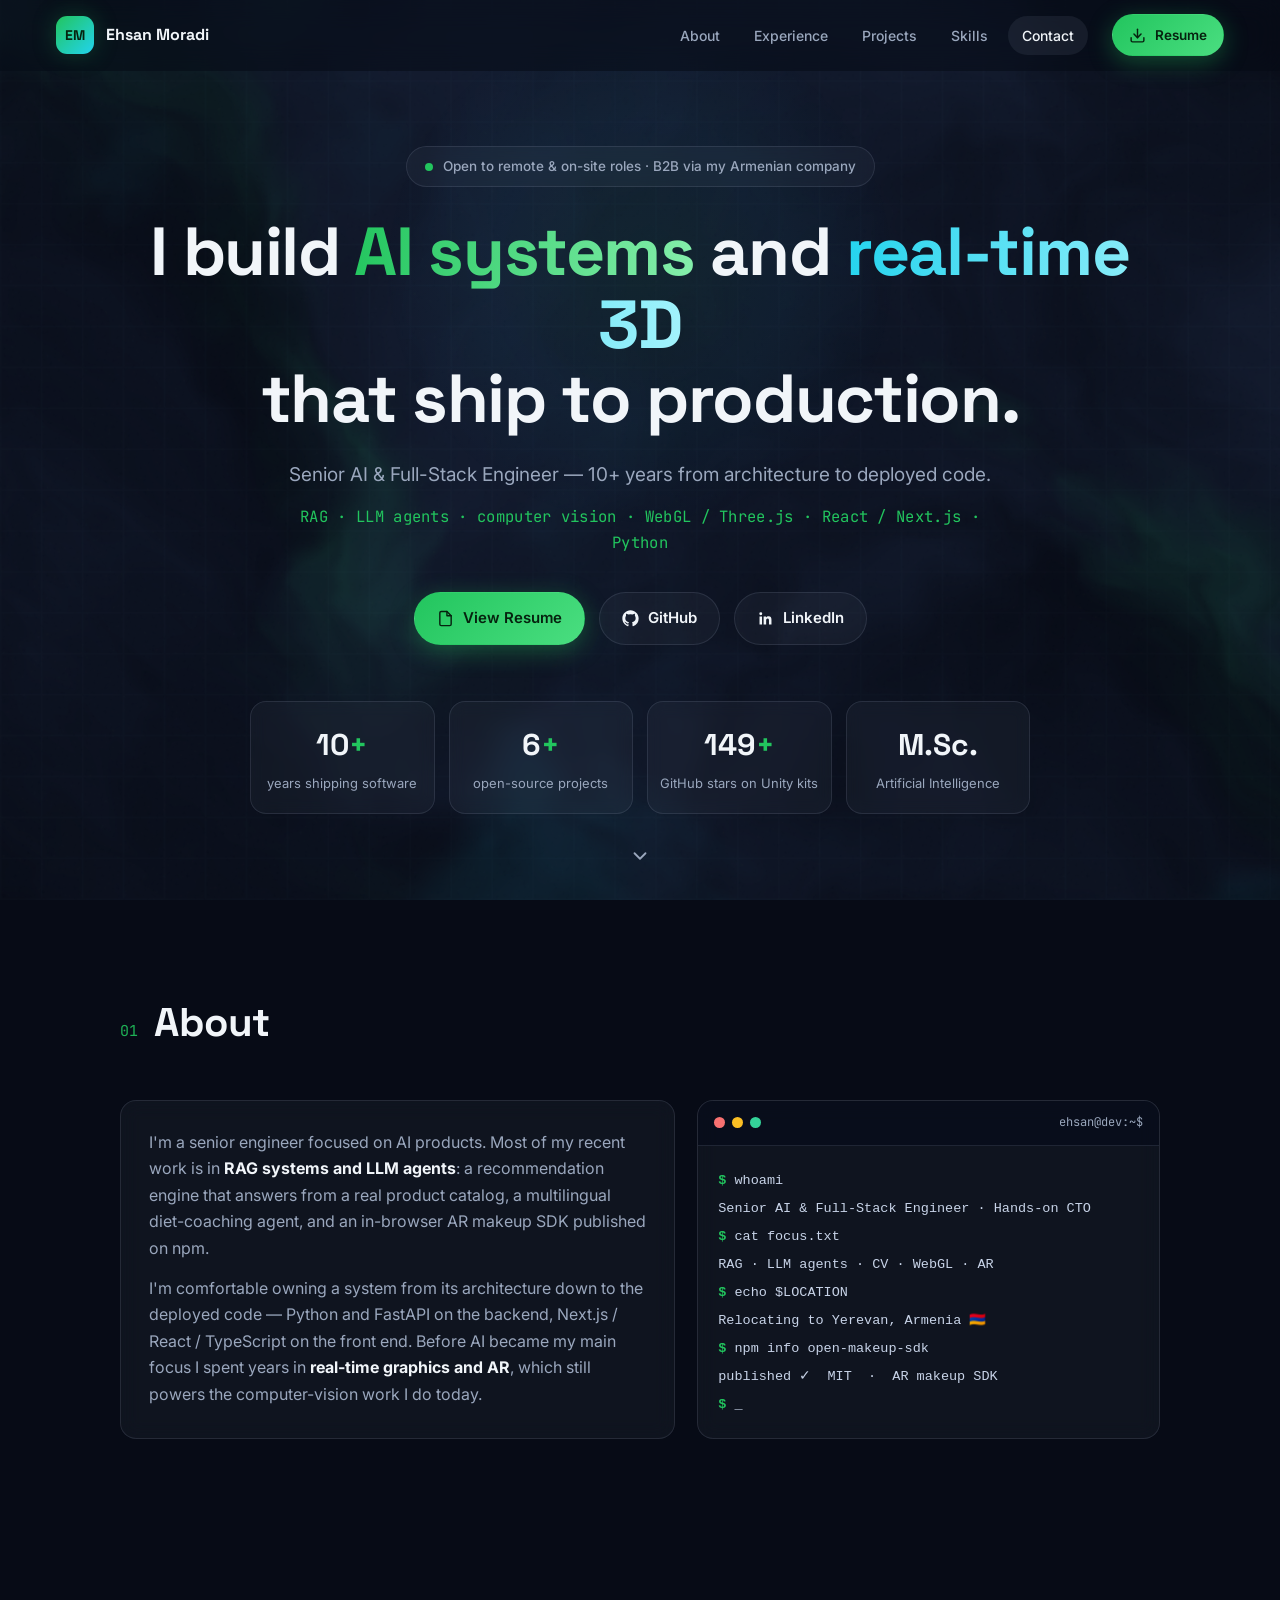
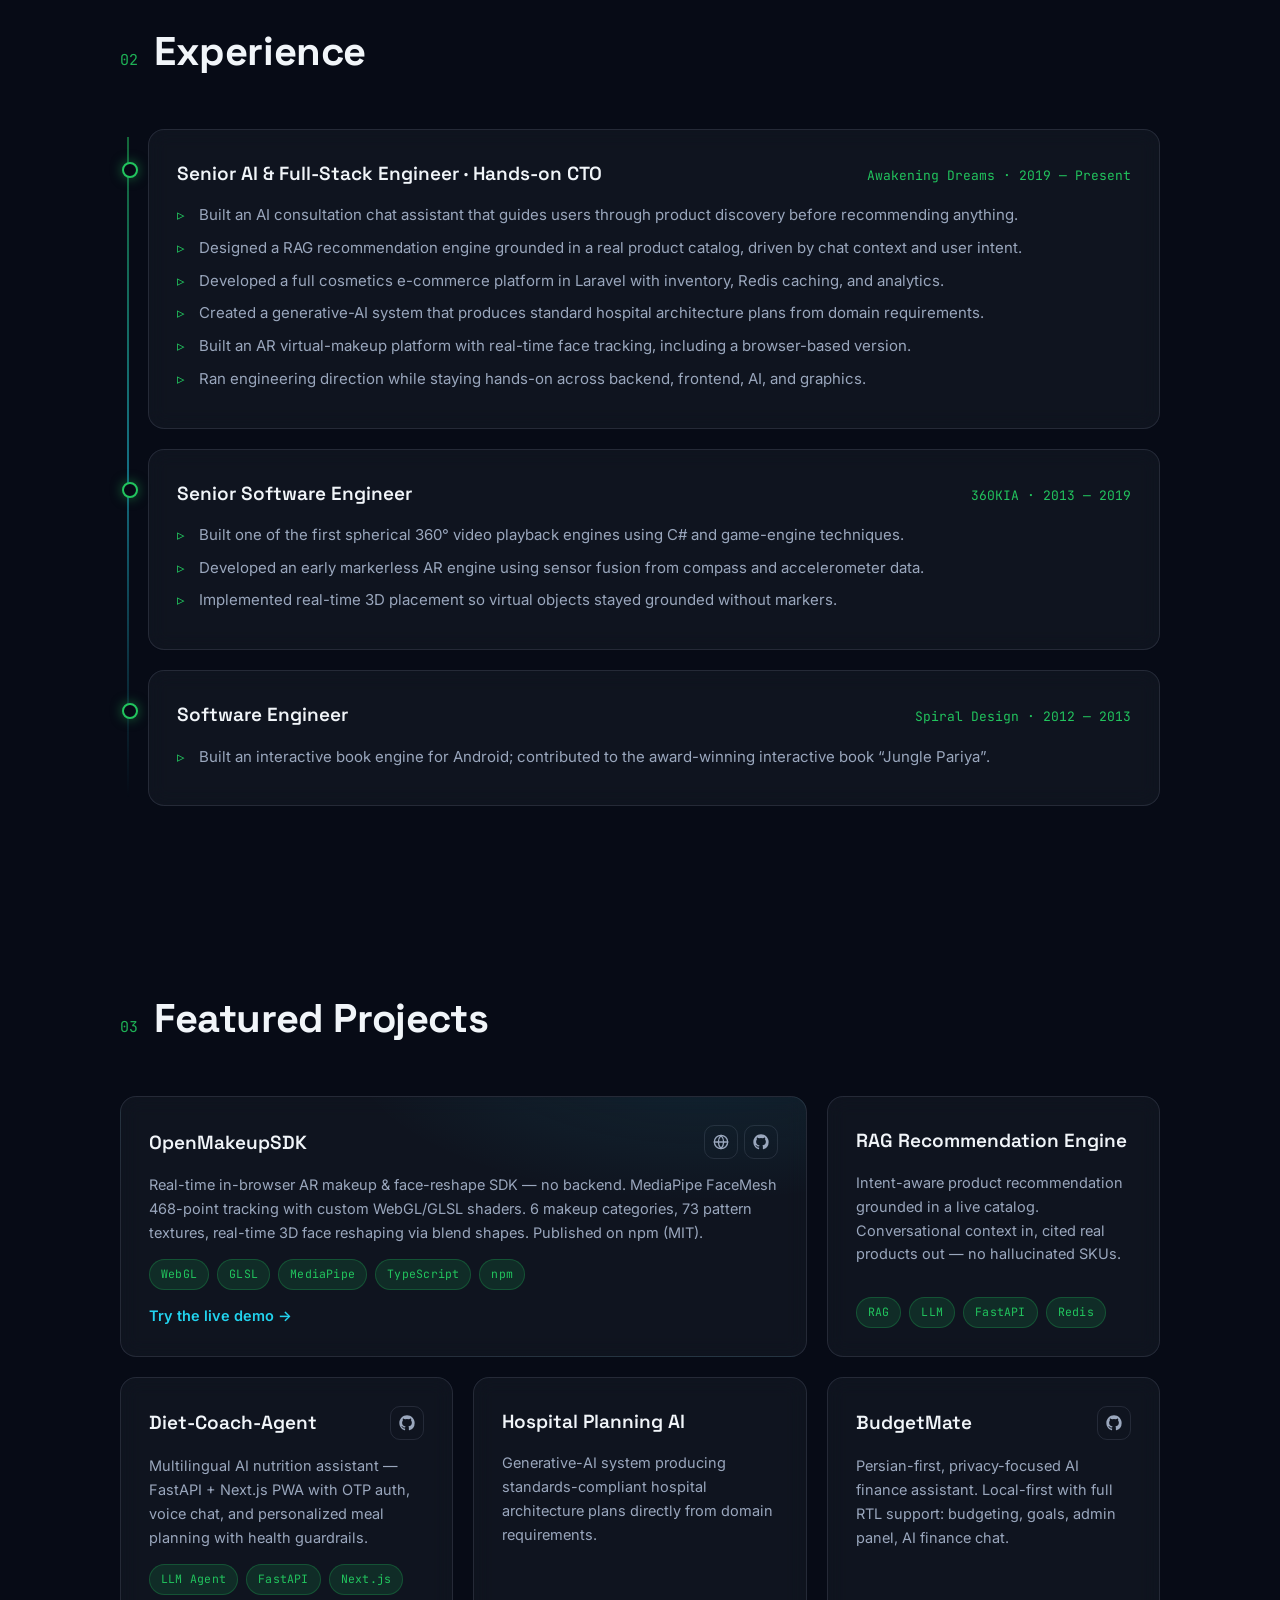
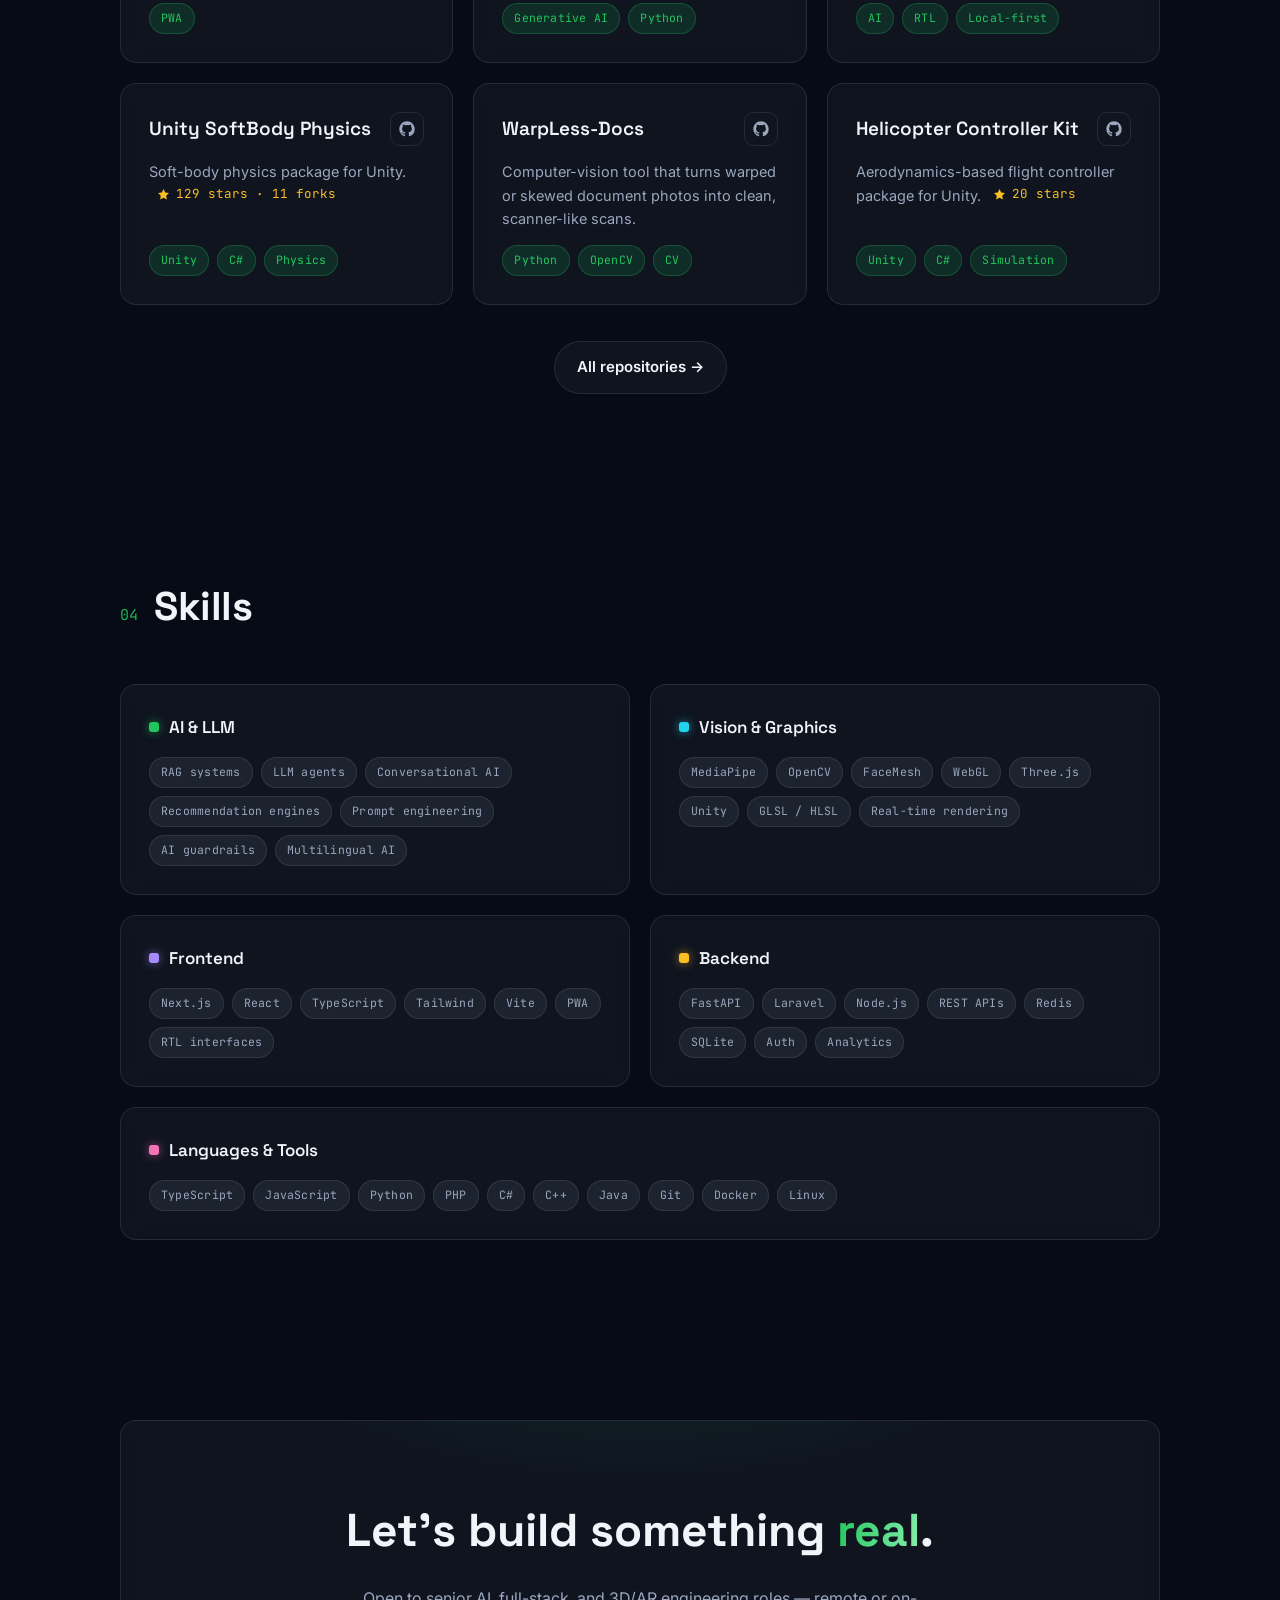
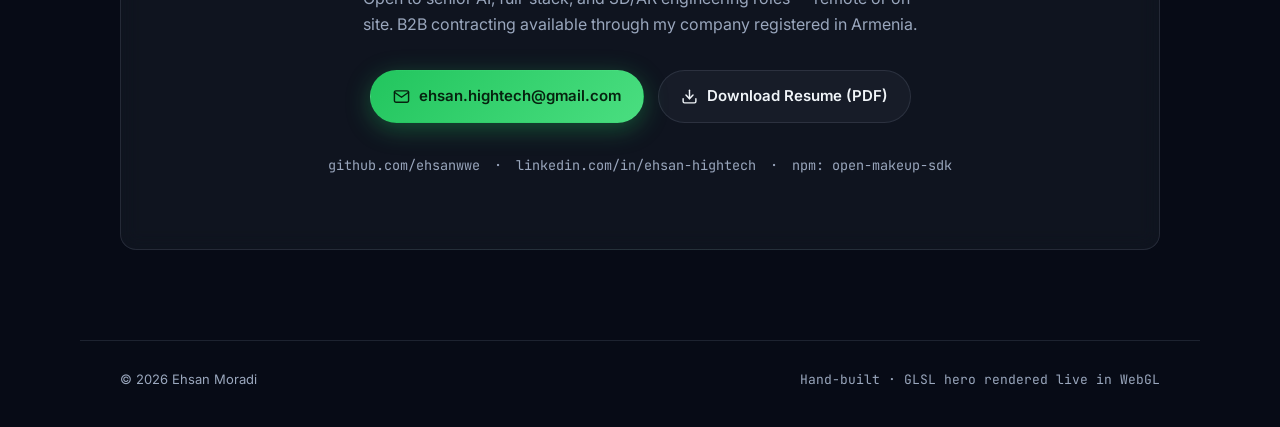
<file: index.html>
<!DOCTYPE html>
<html lang="en">
<head>
  <meta charset="UTF-8" />
  <meta name="viewport" content="width=device-width, initial-scale=1.0" />
  <meta name="description" content="Ehsan Moradi — Senior AI & Full-Stack Engineer. RAG systems, LLM agents, computer vision, and real-time 3D/AR (WebGL, Three.js, Unity)." />
  <meta name="theme-color" content="#070b16" />
  <meta property="og:title" content="Ehsan Moradi — Senior AI & Full-Stack Engineer" />
  <meta property="og:description" content="RAG systems, LLM agents, computer vision, and real-time 3D/AR. 10+ years shipping production software." />
  <meta property="og:type" content="website" />
  <meta property="og:url" content="https://ehsanwwe.github.io/" />
  <meta name="google-site-verification" content="PrLc9TsEm7Eomb3_ObNwf32BfNooqz1w4j-gSk7ICLw" />
  <title>Ehsan Moradi | Senior AI & Full-Stack Engineer</title>
  <link rel="preconnect" href="https://fonts.googleapis.com" />
  <link rel="preconnect" href="https://fonts.gstatic.com" crossorigin />
  <link href="https://fonts.googleapis.com/css2?family=Space+Grotesk:wght@400;500;600;700&family=Inter:wght@300;400;500;600;700&family=JetBrains+Mono:wght@400;500&display=swap" rel="stylesheet" />
  <link rel="stylesheet" href="style.css" />
  <script type="application/ld+json">
  {
    "@context": "https://schema.org",
    "@type": "Person",
    "name": "Ehsan Moradi",
    "jobTitle": "Senior AI & Full-Stack Engineer",
    "email": "mailto:ehsan.hightech@gmail.com",
    "url": "https://ehsanwwe.github.io",
    "sameAs": [
      "https://github.com/ehsanwwe",
      "https://www.linkedin.com/in/ehsan-hightech/"
    ],
    "knowsAbout": ["RAG systems", "LLM agents", "Computer Vision", "WebGL", "Three.js", "React", "Next.js", "Python", "Unity"]
  }
  </script>
</head>
<body>
  <canvas id="gl" aria-hidden="true"></canvas>
  <div class="noise" aria-hidden="true"></div>
  <div class="cursor-glow" aria-hidden="true"></div>

  <a class="skip-link" href="#main">Skip to main content</a>

  <header class="topbar" id="topbar">
    <a class="brand" href="#home" aria-label="Home">
      <span class="brand-mark">EM</span>
      <span class="brand-name">Ehsan Moradi</span>
    </a>
    <nav class="nav" aria-label="Primary">
      <a href="#about">About</a>
      <a href="#experience">Experience</a>
      <a href="#projects">Projects</a>
      <a href="#skills">Skills</a>
      <a href="#contact">Contact</a>
    </nav>
    <a class="button small primary nav-cta" href="Ehsan_Moradi_Resume.pdf" target="_blank" rel="noreferrer">
      <svg class="icon" viewBox="0 0 24 24" fill="none" stroke="currentColor" stroke-width="2" stroke-linecap="round" stroke-linejoin="round" aria-hidden="true"><path d="M21 15v4a2 2 0 0 1-2 2H5a2 2 0 0 1-2-2v-4"/><polyline points="7 10 12 15 17 10"/><line x1="12" y1="15" x2="12" y2="3"/></svg>
      Resume
    </a>
    <button class="nav-toggle" id="navToggle" aria-label="Toggle menu" aria-expanded="false">
      <span></span><span></span>
    </button>
  </header>

  <main id="main">
    <!-- ============ HERO ============ -->
    <section class="hero" id="home">
      <div class="hero-inner">
        <div class="hero-badge reveal">
          <span class="pulse-dot" aria-hidden="true"></span>
          Open to remote &amp; on-site roles · B2B via my Armenian company
        </div>

        <h1 class="hero-title reveal">
          I build <span class="grad">AI systems</span> and
          <span class="grad-alt">real-time 3D</span><br class="br-desktop" />
          that ship to production.
        </h1>

        <p class="hero-sub reveal">
          Senior AI &amp; Full-Stack Engineer — 10+ years from architecture to deployed code.
          <span class="mono-line">RAG · LLM agents · computer vision · WebGL / Three.js · React / Next.js · Python</span>
        </p>

        <div class="hero-actions reveal">
          <a class="button primary" href="Ehsan_Moradi_Resume.pdf" target="_blank" rel="noreferrer">
            <svg class="icon" viewBox="0 0 24 24" fill="none" stroke="currentColor" stroke-width="2" stroke-linecap="round" stroke-linejoin="round" aria-hidden="true"><path d="M14 2H6a2 2 0 0 0-2 2v16a2 2 0 0 0 2 2h12a2 2 0 0 0 2-2V8z"/><polyline points="14 2 14 8 20 8"/></svg>
            View Resume
          </a>
          <a class="button ghost" href="https://github.com/ehsanwwe" target="_blank" rel="noreferrer">
            <svg class="icon" viewBox="0 0 24 24" fill="currentColor" aria-hidden="true"><path d="M12 .5C5.65.5.5 5.65.5 12c0 5.08 3.29 9.39 7.86 10.91.58.11.79-.25.79-.55v-2.17c-3.2.7-3.87-1.36-3.87-1.36-.52-1.33-1.28-1.68-1.28-1.68-1.04-.71.08-.7.08-.7 1.15.08 1.76 1.18 1.76 1.18 1.03 1.76 2.69 1.25 3.35.96.1-.75.4-1.25.72-1.54-2.55-.29-5.24-1.28-5.24-5.68 0-1.26.45-2.28 1.18-3.09-.12-.29-.51-1.46.11-3.05 0 0 .96-.31 3.15 1.18a10.9 10.9 0 0 1 5.74 0c2.18-1.49 3.14-1.18 3.14-1.18.63 1.59.24 2.76.12 3.05.74.81 1.18 1.83 1.18 3.09 0 4.42-2.69 5.39-5.26 5.67.41.36.78 1.06.78 2.14v3.17c0 .31.21.67.8.55A11.51 11.51 0 0 0 23.5 12C23.5 5.65 18.35.5 12 .5z"/></svg>
            GitHub
          </a>
          <a class="button ghost" href="https://www.linkedin.com/in/ehsan-hightech/" target="_blank" rel="noreferrer">
            <svg class="icon" viewBox="0 0 24 24" fill="currentColor" aria-hidden="true"><path d="M20.45 20.45h-3.55v-5.57c0-1.33-.03-3.04-1.85-3.04-1.86 0-2.14 1.45-2.14 2.94v5.67H9.35V9h3.41v1.56h.05c.47-.9 1.63-1.85 3.36-1.85 3.6 0 4.27 2.37 4.27 5.46v6.28zM5.34 7.43a2.06 2.06 0 1 1 0-4.12 2.06 2.06 0 0 1 0 4.12zM7.12 20.45H3.56V9h3.56v11.45z"/></svg>
            LinkedIn
          </a>
        </div>

        <dl class="hero-stats reveal">
          <div class="stat"><dt data-count="10">0</dt><dd>years shipping software</dd></div>
          <div class="stat"><dt data-count="6">0</dt><dd>open-source projects</dd></div>
          <div class="stat"><dt data-count="149">0</dt><dd>GitHub stars on Unity kits</dd></div>
          <div class="stat"><dt class="static">M.Sc.</dt><dd>Artificial Intelligence</dd></div>
        </dl>
      </div>

      <a class="scroll-hint" href="#about" aria-label="Scroll to About">
        <svg class="icon" viewBox="0 0 24 24" fill="none" stroke="currentColor" stroke-width="2" stroke-linecap="round" stroke-linejoin="round" aria-hidden="true"><polyline points="6 9 12 15 18 9"/></svg>
      </a>
    </section>

    <!-- ============ ABOUT ============ -->
    <section class="section" id="about">
      <div class="section-head reveal">
        <span class="section-num mono">01</span>
        <h2>About</h2>
      </div>
      <div class="about-grid">
        <div class="card glass reveal">
          <p>
            I'm a senior engineer focused on AI products. Most of my recent work is in
            <strong>RAG systems and LLM agents</strong>: a recommendation engine that answers from a real
            product catalog, a multilingual diet-coaching agent, and an in-browser AR makeup SDK published on npm.
          </p>
          <p>
            I'm comfortable owning a system from its architecture down to the deployed code — Python and
            FastAPI on the backend, Next.js / React / TypeScript on the front end. Before AI became my main
            focus I spent years in <strong>real-time graphics and AR</strong>, which still powers the
            computer-vision work I do today.
          </p>
        </div>
        <div class="card glass terminal reveal" aria-label="Quick facts">
          <div class="terminal-bar"><span></span><span></span><span></span><em class="mono">ehsan@dev:~$</em></div>
          <pre class="mono"><code><span class="t-cmd">$</span> whoami
Senior AI &amp; Full-Stack Engineer · Hands-on CTO
<span class="t-cmd">$</span> cat focus.txt
RAG · LLM agents · CV · WebGL · AR
<span class="t-cmd">$</span> echo $LOCATION
Relocating to Yerevan, Armenia 🇦🇲
<span class="t-cmd">$</span> npm info open-makeup-sdk
published ✓  MIT  ·  AR makeup SDK
<span class="t-cmd">$</span> _</code></pre>
        </div>
      </div>
    </section>

    <!-- ============ EXPERIENCE ============ -->
    <section class="section" id="experience">
      <div class="section-head reveal">
        <span class="section-num mono">02</span>
        <h2>Experience</h2>
      </div>

      <div class="timeline">
        <article class="timeline-item card glass reveal">
          <div class="timeline-meta">
            <h3>Senior AI &amp; Full-Stack Engineer · Hands-on CTO</h3>
            <span class="mono badge-line">Awakening Dreams · 2019 — Present</span>
          </div>
          <ul>
            <li>Built an AI consultation chat assistant that guides users through product discovery before recommending anything.</li>
            <li>Designed a RAG recommendation engine grounded in a real product catalog, driven by chat context and user intent.</li>
            <li>Developed a full cosmetics e-commerce platform in Laravel with inventory, Redis caching, and analytics.</li>
            <li>Created a generative-AI system that produces standard hospital architecture plans from domain requirements.</li>
            <li>Built an AR virtual-makeup platform with real-time face tracking, including a browser-based version.</li>
            <li>Ran engineering direction while staying hands-on across backend, frontend, AI, and graphics.</li>
          </ul>
        </article>

        <article class="timeline-item card glass reveal">
          <div class="timeline-meta">
            <h3>Senior Software Engineer</h3>
            <span class="mono badge-line">360KIA · 2013 — 2019</span>
          </div>
          <ul>
            <li>Built one of the first spherical 360° video playback engines using C# and game-engine techniques.</li>
            <li>Developed an early markerless AR engine using sensor fusion from compass and accelerometer data.</li>
            <li>Implemented real-time 3D placement so virtual objects stayed grounded without markers.</li>
          </ul>
        </article>

        <article class="timeline-item card glass reveal">
          <div class="timeline-meta">
            <h3>Software Engineer</h3>
            <span class="mono badge-line">Spiral Design · 2012 — 2013</span>
          </div>
          <ul>
            <li>Built an interactive book engine for Android; contributed to the award-winning interactive book “Jungle Pariya”.</li>
          </ul>
        </article>
      </div>
    </section>

    <!-- ============ PROJECTS ============ -->
    <section class="section" id="projects">
      <div class="section-head reveal">
        <span class="section-num mono">03</span>
        <h2>Featured Projects</h2>
      </div>

      <div class="bento">
        <article class="card glass project featured reveal" data-tilt>
          <div class="project-top">
            <h3>OpenMakeupSDK</h3>
            <div class="project-links">
              <a href="https://ehsanwwe.github.io/open-makeup-sdk/" target="_blank" rel="noreferrer" aria-label="OpenMakeupSDK live demo">
                <svg class="icon" viewBox="0 0 24 24" fill="none" stroke="currentColor" stroke-width="2" stroke-linecap="round" stroke-linejoin="round" aria-hidden="true"><circle cx="12" cy="12" r="10"/><line x1="2" y1="12" x2="22" y2="12"/><path d="M12 2a15.3 15.3 0 0 1 4 10 15.3 15.3 0 0 1-4 10 15.3 15.3 0 0 1-4-10 15.3 15.3 0 0 1 4-10z"/></svg>
              </a>
              <a href="https://github.com/ehsanwwe/OpenMakeupSDK" target="_blank" rel="noreferrer" aria-label="OpenMakeupSDK on GitHub">
                <svg class="icon" viewBox="0 0 24 24" fill="currentColor" aria-hidden="true"><path d="M12 .5C5.65.5.5 5.65.5 12c0 5.08 3.29 9.39 7.86 10.91.58.11.79-.25.79-.55v-2.17c-3.2.7-3.87-1.36-3.87-1.36-.52-1.33-1.28-1.68-1.28-1.68-1.04-.71.08-.7.08-.7 1.15.08 1.76 1.18 1.76 1.18 1.03 1.76 2.69 1.25 3.35.96.1-.75.4-1.25.72-1.54-2.55-.29-5.24-1.28-5.24-5.68 0-1.26.45-2.28 1.18-3.09-.12-.29-.51-1.46.11-3.05 0 0 .96-.31 3.15 1.18a10.9 10.9 0 0 1 5.74 0c2.18-1.49 3.14-1.18 3.14-1.18.63 1.59.24 2.76.12 3.05.74.81 1.18 1.83 1.18 3.09 0 4.42-2.69 5.39-5.26 5.67.41.36.78 1.06.78 2.14v3.17c0 .31.21.67.8.55A11.51 11.51 0 0 0 23.5 12C23.5 5.65 18.35.5 12 .5z"/></svg>
              </a>
            </div>
          </div>
          <p>Real-time in-browser AR makeup &amp; face-reshape SDK — no backend. MediaPipe FaceMesh 468-point tracking with custom WebGL/GLSL shaders. 6 makeup categories, 73 pattern textures, real-time 3D face reshaping via blend shapes. Published on npm (MIT).</p>
          <div class="tags mono"><span>WebGL</span><span>GLSL</span><span>MediaPipe</span><span>TypeScript</span><span>npm</span></div>
          <a class="project-cta" href="https://ehsanwwe.github.io/open-makeup-sdk/" target="_blank" rel="noreferrer">Try the live demo →</a>
        </article>

        <article class="card glass project reveal" data-tilt>
          <div class="project-top">
            <h3>RAG Recommendation Engine</h3>
          </div>
          <p>Intent-aware product recommendation grounded in a live catalog. Conversational context in, cited real products out — no hallucinated SKUs.</p>
          <div class="tags mono"><span>RAG</span><span>LLM</span><span>FastAPI</span><span>Redis</span></div>
        </article>

        <article class="card glass project reveal" data-tilt>
          <div class="project-top">
            <h3>Diet-Coach-Agent</h3>
            <div class="project-links">
              <a href="https://github.com/ehsanwwe/Diet-Coach-Agent" target="_blank" rel="noreferrer" aria-label="Diet-Coach-Agent on GitHub">
                <svg class="icon" viewBox="0 0 24 24" fill="currentColor" aria-hidden="true"><path d="M12 .5C5.65.5.5 5.65.5 12c0 5.08 3.29 9.39 7.86 10.91.58.11.79-.25.79-.55v-2.17c-3.2.7-3.87-1.36-3.87-1.36-.52-1.33-1.28-1.68-1.28-1.68-1.04-.71.08-.7.08-.7 1.15.08 1.76 1.18 1.76 1.18 1.03 1.76 2.69 1.25 3.35.96.1-.75.4-1.25.72-1.54-2.55-.29-5.24-1.28-5.24-5.68 0-1.26.45-2.28 1.18-3.09-.12-.29-.51-1.46.11-3.05 0 0 .96-.31 3.15 1.18a10.9 10.9 0 0 1 5.74 0c2.18-1.49 3.14-1.18 3.14-1.18.63 1.59.24 2.76.12 3.05.74.81 1.18 1.83 1.18 3.09 0 4.42-2.69 5.39-5.26 5.67.41.36.78 1.06.78 2.14v3.17c0 .31.21.67.8.55A11.51 11.51 0 0 0 23.5 12C23.5 5.65 18.35.5 12 .5z"/></svg>
              </a>
            </div>
          </div>
          <p>Multilingual AI nutrition assistant — FastAPI + Next.js PWA with OTP auth, voice chat, and personalized meal planning with health guardrails.</p>
          <div class="tags mono"><span>LLM Agent</span><span>FastAPI</span><span>Next.js</span><span>PWA</span></div>
        </article>

        <article class="card glass project reveal" data-tilt>
          <div class="project-top">
            <h3>Hospital Planning AI</h3>
          </div>
          <p>Generative-AI system producing standards-compliant hospital architecture plans directly from domain requirements.</p>
          <div class="tags mono"><span>Generative AI</span><span>Python</span></div>
        </article>

        <article class="card glass project reveal" data-tilt>
          <div class="project-top">
            <h3>BudgetMate</h3>
            <div class="project-links">
              <a href="https://github.com/ehsanwwe/BudgetMate" target="_blank" rel="noreferrer" aria-label="BudgetMate on GitHub">
                <svg class="icon" viewBox="0 0 24 24" fill="currentColor" aria-hidden="true"><path d="M12 .5C5.65.5.5 5.65.5 12c0 5.08 3.29 9.39 7.86 10.91.58.11.79-.25.79-.55v-2.17c-3.2.7-3.87-1.36-3.87-1.36-.52-1.33-1.28-1.68-1.28-1.68-1.04-.71.08-.7.08-.7 1.15.08 1.76 1.18 1.76 1.18 1.03 1.76 2.69 1.25 3.35.96.1-.75.4-1.25.72-1.54-2.55-.29-5.24-1.28-5.24-5.68 0-1.26.45-2.28 1.18-3.09-.12-.29-.51-1.46.11-3.05 0 0 .96-.31 3.15 1.18a10.9 10.9 0 0 1 5.74 0c2.18-1.49 3.14-1.18 3.14-1.18.63 1.59.24 2.76.12 3.05.74.81 1.18 1.83 1.18 3.09 0 4.42-2.69 5.39-5.26 5.67.41.36.78 1.06.78 2.14v3.17c0 .31.21.67.8.55A11.51 11.51 0 0 0 23.5 12C23.5 5.65 18.35.5 12 .5z"/></svg>
              </a>
            </div>
          </div>
          <p>Persian-first, privacy-focused AI finance assistant. Local-first with full RTL support: budgeting, goals, admin panel, AI finance chat.</p>
          <div class="tags mono"><span>AI</span><span>RTL</span><span>Local-first</span></div>
        </article>

        <article class="card glass project reveal" data-tilt>
          <div class="project-top">
            <h3>Unity SoftBody Physics</h3>
            <div class="project-links">
              <a href="https://github.com/ehsanwwe/Unity-SoftBody-Physics" target="_blank" rel="noreferrer" aria-label="Unity SoftBody Physics on GitHub">
                <svg class="icon" viewBox="0 0 24 24" fill="currentColor" aria-hidden="true"><path d="M12 .5C5.65.5.5 5.65.5 12c0 5.08 3.29 9.39 7.86 10.91.58.11.79-.25.79-.55v-2.17c-3.2.7-3.87-1.36-3.87-1.36-.52-1.33-1.28-1.68-1.28-1.68-1.04-.71.08-.7.08-.7 1.15.08 1.76 1.18 1.76 1.18 1.03 1.76 2.69 1.25 3.35.96.1-.75.4-1.25.72-1.54-2.55-.29-5.24-1.28-5.24-5.68 0-1.26.45-2.28 1.18-3.09-.12-.29-.51-1.46.11-3.05 0 0 .96-.31 3.15 1.18a10.9 10.9 0 0 1 5.74 0c2.18-1.49 3.14-1.18 3.14-1.18.63 1.59.24 2.76.12 3.05.74.81 1.18 1.83 1.18 3.09 0 4.42-2.69 5.39-5.26 5.67.41.36.78 1.06.78 2.14v3.17c0 .31.21.67.8.55A11.51 11.51 0 0 0 23.5 12C23.5 5.65 18.35.5 12 .5z"/></svg>
              </a>
            </div>
          </div>
          <p>Soft-body physics package for Unity.
            <span class="stars mono">
              <svg class="icon star" viewBox="0 0 24 24" fill="currentColor" aria-hidden="true"><polygon points="12 2 15.09 8.26 22 9.27 17 14.14 18.18 21.02 12 17.77 5.82 21.02 7 14.14 2 9.27 8.91 8.26 12 2"/></svg>
              129 stars · 11 forks
            </span>
          </p>
          <div class="tags mono"><span>Unity</span><span>C#</span><span>Physics</span></div>
        </article>

        <article class="card glass project reveal" data-tilt>
          <div class="project-top">
            <h3>WarpLess-Docs</h3>
            <div class="project-links">
              <a href="https://github.com/ehsanwwe/WarpLess-Docs" target="_blank" rel="noreferrer" aria-label="WarpLess-Docs on GitHub">
                <svg class="icon" viewBox="0 0 24 24" fill="currentColor" aria-hidden="true"><path d="M12 .5C5.65.5.5 5.65.5 12c0 5.08 3.29 9.39 7.86 10.91.58.11.79-.25.79-.55v-2.17c-3.2.7-3.87-1.36-3.87-1.36-.52-1.33-1.28-1.68-1.28-1.68-1.04-.71.08-.7.08-.7 1.15.08 1.76 1.18 1.76 1.18 1.03 1.76 2.69 1.25 3.35.96.1-.75.4-1.25.72-1.54-2.55-.29-5.24-1.28-5.24-5.68 0-1.26.45-2.28 1.18-3.09-.12-.29-.51-1.46.11-3.05 0 0 .96-.31 3.15 1.18a10.9 10.9 0 0 1 5.74 0c2.18-1.49 3.14-1.18 3.14-1.18.63 1.59.24 2.76.12 3.05.74.81 1.18 1.83 1.18 3.09 0 4.42-2.69 5.39-5.26 5.67.41.36.78 1.06.78 2.14v3.17c0 .31.21.67.8.55A11.51 11.51 0 0 0 23.5 12C23.5 5.65 18.35.5 12 .5z"/></svg>
              </a>
            </div>
          </div>
          <p>Computer-vision tool that turns warped or skewed document photos into clean, scanner-like scans.</p>
          <div class="tags mono"><span>Python</span><span>OpenCV</span><span>CV</span></div>
        </article>

        <article class="card glass project reveal" data-tilt>
          <div class="project-top">
            <h3>Helicopter Controller Kit</h3>
            <div class="project-links">
              <a href="https://github.com/ehsanwwe/unity-helicopter-controller-kit" target="_blank" rel="noreferrer" aria-label="Helicopter Controller Kit on GitHub">
                <svg class="icon" viewBox="0 0 24 24" fill="currentColor" aria-hidden="true"><path d="M12 .5C5.65.5.5 5.65.5 12c0 5.08 3.29 9.39 7.86 10.91.58.11.79-.25.79-.55v-2.17c-3.2.7-3.87-1.36-3.87-1.36-.52-1.33-1.28-1.68-1.28-1.68-1.04-.71.08-.7.08-.7 1.15.08 1.76 1.18 1.76 1.18 1.03 1.76 2.69 1.25 3.35.96.1-.75.4-1.25.72-1.54-2.55-.29-5.24-1.28-5.24-5.68 0-1.26.45-2.28 1.18-3.09-.12-.29-.51-1.46.11-3.05 0 0 .96-.31 3.15 1.18a10.9 10.9 0 0 1 5.74 0c2.18-1.49 3.14-1.18 3.14-1.18.63 1.59.24 2.76.12 3.05.74.81 1.18 1.83 1.18 3.09 0 4.42-2.69 5.39-5.26 5.67.41.36.78 1.06.78 2.14v3.17c0 .31.21.67.8.55A11.51 11.51 0 0 0 23.5 12C23.5 5.65 18.35.5 12 .5z"/></svg>
              </a>
            </div>
          </div>
          <p>Aerodynamics-based flight controller package for Unity.
            <span class="stars mono">
              <svg class="icon star" viewBox="0 0 24 24" fill="currentColor" aria-hidden="true"><polygon points="12 2 15.09 8.26 22 9.27 17 14.14 18.18 21.02 12 17.77 5.82 21.02 7 14.14 2 9.27 8.91 8.26 12 2"/></svg>
              20 stars
            </span>
          </p>
          <div class="tags mono"><span>Unity</span><span>C#</span><span>Simulation</span></div>
        </article>
      </div>

      <div class="section-foot reveal">
        <a class="button ghost" href="https://github.com/ehsanwwe?tab=repositories" target="_blank" rel="noreferrer">All repositories →</a>
      </div>
    </section>

    <!-- ============ SKILLS ============ -->
    <section class="section" id="skills">
      <div class="section-head reveal">
        <span class="section-num mono">04</span>
        <h2>Skills</h2>
      </div>

      <div class="skills-grid">
        <div class="card glass skill-group reveal">
          <h3><span class="dot ai" aria-hidden="true"></span>AI &amp; LLM</h3>
          <div class="tags mono"><span>RAG systems</span><span>LLM agents</span><span>Conversational AI</span><span>Recommendation engines</span><span>Prompt engineering</span><span>AI guardrails</span><span>Multilingual AI</span></div>
        </div>
        <div class="card glass skill-group reveal">
          <h3><span class="dot gfx" aria-hidden="true"></span>Vision &amp; Graphics</h3>
          <div class="tags mono"><span>MediaPipe</span><span>OpenCV</span><span>FaceMesh</span><span>WebGL</span><span>Three.js</span><span>Unity</span><span>GLSL / HLSL</span><span>Real-time rendering</span></div>
        </div>
        <div class="card glass skill-group reveal">
          <h3><span class="dot fe" aria-hidden="true"></span>Frontend</h3>
          <div class="tags mono"><span>Next.js</span><span>React</span><span>TypeScript</span><span>Tailwind</span><span>Vite</span><span>PWA</span><span>RTL interfaces</span></div>
        </div>
        <div class="card glass skill-group reveal">
          <h3><span class="dot be" aria-hidden="true"></span>Backend</h3>
          <div class="tags mono"><span>FastAPI</span><span>Laravel</span><span>Node.js</span><span>REST APIs</span><span>Redis</span><span>SQLite</span><span>Auth</span><span>Analytics</span></div>
        </div>
        <div class="card glass skill-group wide reveal">
          <h3><span class="dot lang" aria-hidden="true"></span>Languages &amp; Tools</h3>
          <div class="tags mono"><span>TypeScript</span><span>JavaScript</span><span>Python</span><span>PHP</span><span>C#</span><span>C++</span><span>Java</span><span>Git</span><span>Docker</span><span>Linux</span></div>
        </div>
      </div>
    </section>

    <!-- ============ CONTACT ============ -->
    <section class="section" id="contact">
      <div class="contact-card card glass reveal">
        <h2 class="contact-title">Let's build something <span class="grad">real</span>.</h2>
        <p class="contact-sub">
          Open to senior AI, full-stack, and 3D/AR engineering roles — remote or on-site.
          B2B contracting available through my company registered in Armenia.
        </p>
        <div class="hero-actions">
          <a class="button primary" href="mailto:ehsan.hightech@gmail.com">
            <svg class="icon" viewBox="0 0 24 24" fill="none" stroke="currentColor" stroke-width="2" stroke-linecap="round" stroke-linejoin="round" aria-hidden="true"><path d="M4 4h16c1.1 0 2 .9 2 2v12c0 1.1-.9 2-2 2H4c-1.1 0-2-.9-2-2V6c0-1.1.9-2 2-2z"/><polyline points="22,6 12,13 2,6"/></svg>
            ehsan.hightech@gmail.com
          </a>
          <a class="button ghost" href="Ehsan_Moradi_Resume.pdf" target="_blank" rel="noreferrer">
            <svg class="icon" viewBox="0 0 24 24" fill="none" stroke="currentColor" stroke-width="2" stroke-linecap="round" stroke-linejoin="round" aria-hidden="true"><path d="M21 15v4a2 2 0 0 1-2 2H5a2 2 0 0 1-2-2v-4"/><polyline points="7 10 12 15 17 10"/><line x1="12" y1="15" x2="12" y2="3"/></svg>
            Download Resume (PDF)
          </a>
        </div>
        <div class="contact-links mono">
          <a href="https://github.com/ehsanwwe" target="_blank" rel="noreferrer">github.com/ehsanwwe</a>
          <span aria-hidden="true">·</span>
          <a href="https://www.linkedin.com/in/ehsan-hightech/" target="_blank" rel="noreferrer">linkedin.com/in/ehsan-hightech</a>
          <span aria-hidden="true">·</span>
          <a href="https://www.npmjs.com/package/open-makeup-sdk" target="_blank" rel="noreferrer">npm: open-makeup-sdk</a>
        </div>
      </div>
    </section>
  </main>

  <footer class="footer">
    <span>© <span id="year"></span> Ehsan Moradi</span>
    <span class="mono">Hand-built · GLSL hero rendered live in WebGL</span>
  </footer>

  <script src="script.js" defer></script>
</body>
</html>
</file>
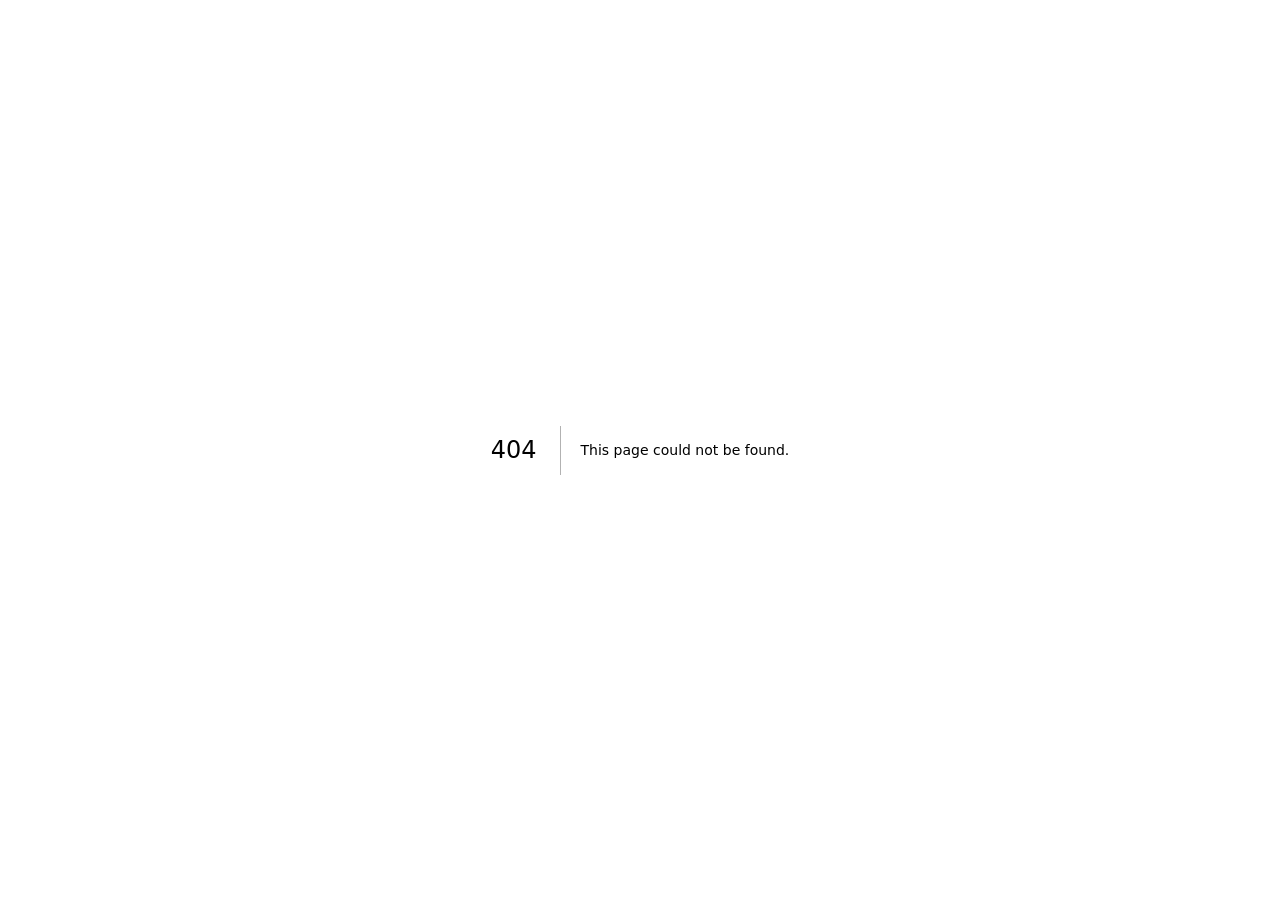
<file: diamond-shader/404/index.html>
<!DOCTYPE html><html lang="en"><head><meta charSet="utf-8"/><meta name="viewport" content="width=device-width, initial-scale=1"/><link rel="stylesheet" href="/diamond-shader/_next/static/chunks/3k1a85io96w3c.css" data-precedence="next"/><link rel="preload" as="script" fetchPriority="low" href="/diamond-shader/_next/static/chunks/1jq4o6yq14o4c.js"/><script src="/diamond-shader/_next/static/chunks/0qp8w5zuybrkx.js" async=""></script><script src="/diamond-shader/_next/static/chunks/3rxl-jt3pdxgx.js" async=""></script><script src="/diamond-shader/_next/static/chunks/turbopack-34_p0gdnucs42.js" async=""></script><script src="/diamond-shader/_next/static/chunks/158myu8e_yme3.js" async=""></script><meta name="robots" content="noindex"/><title>404: This page could not be found.</title><meta name="theme-color" content="#f3f3f1"/><meta name="color-scheme" content="light"/><title>Diamond Ring</title><meta name="description" content="A silver halo diamond ring rendered in real time with Three.js and a custom GLSL diamond tracer."/><meta name="author" content="Ehsan Moradi"/><meta name="keywords" content="Three.js,WebGL,GLSL,diamond shader,ray marching,creative coding"/><meta name="creator" content="Ehsan Moradi"/><link rel="canonical" href="https://ehsanwwe.github.io/diamond-shader/"/><meta property="og:title" content="Diamond Ring"/><meta property="og:description" content="Real-time silver halo diamond ring"/><meta property="og:url" content="https://ehsanwwe.github.io/diamond-shader/"/><meta property="og:site_name" content="Diamond Ring"/><meta property="og:image" content="https://ehsanwwe.github.io/diamond-shader/brand/social-preview.svg"/><meta property="og:image:width" content="1200"/><meta property="og:image:height" content="630"/><meta property="og:image:alt" content="A silver halo diamond ring"/><meta property="og:type" content="website"/><meta name="twitter:card" content="summary_large_image"/><meta name="twitter:title" content="Diamond Ring"/><meta name="twitter:description" content="Real-time silver halo diamond ring"/><meta name="twitter:image" content="https://ehsanwwe.github.io/diamond-shader/brand/social-preview.svg"/><link rel="icon" href="/diamond-shader/brand/favicon.svg"/><script src="/diamond-shader/_next/static/chunks/0cz1d0mv5g_q7.js" noModule=""></script></head><body><div hidden=""><!--$--><!--/$--></div><div style="font-family:system-ui,&quot;Segoe UI&quot;,Roboto,Helvetica,Arial,sans-serif,&quot;Apple Color Emoji&quot;,&quot;Segoe UI Emoji&quot;;height:100vh;text-align:center;display:flex;flex-direction:column;align-items:center;justify-content:center"><div><style>body{color:#000;background:#fff;margin:0}.next-error-h1{border-right:1px solid rgba(0,0,0,.3)}@media (prefers-color-scheme:dark){body{color:#fff;background:#000}.next-error-h1{border-right:1px solid rgba(255,255,255,.3)}}</style><h1 class="next-error-h1" style="display:inline-block;margin:0 20px 0 0;padding:0 23px 0 0;font-size:24px;font-weight:500;vertical-align:top;line-height:49px">404</h1><div style="display:inline-block"><h2 style="font-size:14px;font-weight:400;line-height:49px;margin:0">This page could not be found.</h2></div></div></div><!--$--><!--/$--><script src="/diamond-shader/_next/static/chunks/1jq4o6yq14o4c.js" id="_R_" async=""></script><script>(self.__next_f=self.__next_f||[]).push([0])</script><script>self.__next_f.push([1,"1:\"$Sreact.fragment\"\n2:I[39756,[\"/diamond-shader/_next/static/chunks/158myu8e_yme3.js\"],\"default\"]\n3:I[37457,[\"/diamond-shader/_next/static/chunks/158myu8e_yme3.js\"],\"default\"]\n4:I[97367,[\"/diamond-shader/_next/static/chunks/158myu8e_yme3.js\"],\"OutletBoundary\"]\n5:\"$Sreact.suspense\"\n8:I[97367,[\"/diamond-shader/_next/static/chunks/158myu8e_yme3.js\"],\"ViewportBoundary\"]\na:I[97367,[\"/diamond-shader/_next/static/chunks/158myu8e_yme3.js\"],\"MetadataBoundary\"]\nc:I[68027,[\"/diamond-shader/_next/static/chunks/158myu8e_yme3.js\"],\"default\",1]\n:HL[\"/diamond-shader/_next/static/chunks/3k1a85io96w3c.css\",\"style\"]\n"])</script><script>self.__next_f.push([1,"0:{\"P\":null,\"c\":[\"\",\"_not-found\",\"\"],\"q\":\"\",\"i\":false,\"f\":[[[\"\",{\"children\":[\"/_not-found\",{\"children\":[\"__PAGE__\",{}]}]},\"$undefined\",\"$undefined\",16],[[\"$\",\"$1\",\"c\",{\"children\":[[[\"$\",\"link\",\"0\",{\"rel\":\"stylesheet\",\"href\":\"/diamond-shader/_next/static/chunks/3k1a85io96w3c.css\",\"precedence\":\"next\",\"crossOrigin\":\"$undefined\",\"nonce\":\"$undefined\"}],[\"$\",\"script\",\"script-0\",{\"src\":\"/diamond-shader/_next/static/chunks/158myu8e_yme3.js\",\"async\":true,\"nonce\":\"$undefined\"}]],[\"$\",\"html\",null,{\"lang\":\"en\",\"children\":[\"$\",\"body\",null,{\"children\":[\"$\",\"$L2\",null,{\"parallelRouterKey\":\"children\",\"error\":\"$undefined\",\"errorStyles\":\"$undefined\",\"errorScripts\":\"$undefined\",\"template\":[\"$\",\"$L3\",null,{}],\"templateStyles\":\"$undefined\",\"templateScripts\":\"$undefined\",\"notFound\":[[[\"$\",\"title\",null,{\"children\":\"404: This page could not be found.\"}],[\"$\",\"div\",null,{\"style\":{\"fontFamily\":\"system-ui,\\\"Segoe UI\\\",Roboto,Helvetica,Arial,sans-serif,\\\"Apple Color Emoji\\\",\\\"Segoe UI Emoji\\\"\",\"height\":\"100vh\",\"textAlign\":\"center\",\"display\":\"flex\",\"flexDirection\":\"column\",\"alignItems\":\"center\",\"justifyContent\":\"center\"},\"children\":[\"$\",\"div\",null,{\"children\":[[\"$\",\"style\",null,{\"dangerouslySetInnerHTML\":{\"__html\":\"body{color:#000;background:#fff;margin:0}.next-error-h1{border-right:1px solid rgba(0,0,0,.3)}@media (prefers-color-scheme:dark){body{color:#fff;background:#000}.next-error-h1{border-right:1px solid rgba(255,255,255,.3)}}\"}}],[\"$\",\"h1\",null,{\"className\":\"next-error-h1\",\"style\":{\"display\":\"inline-block\",\"margin\":\"0 20px 0 0\",\"padding\":\"0 23px 0 0\",\"fontSize\":24,\"fontWeight\":500,\"verticalAlign\":\"top\",\"lineHeight\":\"49px\"},\"children\":404}],[\"$\",\"div\",null,{\"style\":{\"display\":\"inline-block\"},\"children\":[\"$\",\"h2\",null,{\"style\":{\"fontSize\":14,\"fontWeight\":400,\"lineHeight\":\"49px\",\"margin\":0},\"children\":\"This page could not be found.\"}]}]]}]}]],[]],\"forbidden\":\"$undefined\",\"unauthorized\":\"$undefined\"}]}]}]]}],{\"children\":[[\"$\",\"$1\",\"c\",{\"children\":[null,[\"$\",\"$L2\",null,{\"parallelRouterKey\":\"children\",\"error\":\"$undefined\",\"errorStyles\":\"$undefined\",\"errorScripts\":\"$undefined\",\"template\":[\"$\",\"$L3\",null,{}],\"templateStyles\":\"$undefined\",\"templateScripts\":\"$undefined\",\"notFound\":\"$undefined\",\"forbidden\":\"$undefined\",\"unauthorized\":\"$undefined\"}]]}],{\"children\":[[\"$\",\"$1\",\"c\",{\"children\":[[[\"$\",\"title\",null,{\"children\":\"404: This page could not be found.\"}],[\"$\",\"div\",null,{\"style\":\"$0:f:0:1:0:props:children:1:props:children:props:children:props:notFound:0:1:props:style\",\"children\":[\"$\",\"div\",null,{\"children\":[[\"$\",\"style\",null,{\"dangerouslySetInnerHTML\":{\"__html\":\"body{color:#000;background:#fff;margin:0}.next-error-h1{border-right:1px solid rgba(0,0,0,.3)}@media (prefers-color-scheme:dark){body{color:#fff;background:#000}.next-error-h1{border-right:1px solid rgba(255,255,255,.3)}}\"}}],[\"$\",\"h1\",null,{\"className\":\"next-error-h1\",\"style\":\"$0:f:0:1:0:props:children:1:props:children:props:children:props:notFound:0:1:props:children:props:children:1:props:style\",\"children\":404}],[\"$\",\"div\",null,{\"style\":\"$0:f:0:1:0:props:children:1:props:children:props:children:props:notFound:0:1:props:children:props:children:2:props:style\",\"children\":[\"$\",\"h2\",null,{\"style\":\"$0:f:0:1:0:props:children:1:props:children:props:children:props:notFound:0:1:props:children:props:children:2:props:children:props:style\",\"children\":\"This page could not be found.\"}]}]]}]}]],null,[\"$\",\"$L4\",null,{\"children\":[\"$\",\"$5\",null,{\"name\":\"Next.MetadataOutlet\",\"children\":\"$@6\"}]}]]}],{},null,false,null]},null,false,\"$@7\"]},null,false,null],[\"$\",\"$1\",\"h\",{\"children\":[[\"$\",\"meta\",null,{\"name\":\"robots\",\"content\":\"noindex\"}],[\"$\",\"$L8\",null,{\"children\":\"$L9\"}],[\"$\",\"div\",null,{\"hidden\":true,\"children\":[\"$\",\"$La\",null,{\"children\":[\"$\",\"$5\",null,{\"name\":\"Next.Metadata\",\"children\":\"$Lb\"}]}]}],null]}],false]],\"m\":\"$undefined\",\"G\":[\"$c\",[[\"$\",\"link\",\"0\",{\"rel\":\"stylesheet\",\"href\":\"/diamond-shader/_next/static/chunks/3k1a85io96w3c.css\",\"precedence\":\"next\",\"crossOrigin\":\"$undefined\",\"nonce\":\"$undefined\"}]]],\"S\":true,\"h\":null,\"s\":\"$undefined\",\"l\":\"$undefined\",\"p\":\"$undefined\",\"d\":\"$undefined\",\"b\":\"UdM7JnD2Jj6G3lxlhPkfb\"}\n"])</script><script>self.__next_f.push([1,"d:[]\n7:\"$Wd\"\n"])</script><script>self.__next_f.push([1,"9:[[\"$\",\"meta\",\"0\",{\"charSet\":\"utf-8\"}],[\"$\",\"meta\",\"1\",{\"name\":\"viewport\",\"content\":\"width=device-width, initial-scale=1\"}],[\"$\",\"meta\",\"2\",{\"name\":\"theme-color\",\"content\":\"#f3f3f1\"}],[\"$\",\"meta\",\"3\",{\"name\":\"color-scheme\",\"content\":\"light\"}]]\n"])</script><script>self.__next_f.push([1,"e:I[27201,[\"/diamond-shader/_next/static/chunks/158myu8e_yme3.js\"],\"IconMark\"]\n6:null\n"])</script><script>self.__next_f.push([1,"b:[[\"$\",\"title\",\"0\",{\"children\":\"Diamond Ring\"}],[\"$\",\"meta\",\"1\",{\"name\":\"description\",\"content\":\"A silver halo diamond ring rendered in real time with Three.js and a custom GLSL diamond tracer.\"}],[\"$\",\"meta\",\"2\",{\"name\":\"author\",\"content\":\"Ehsan Moradi\"}],[\"$\",\"meta\",\"3\",{\"name\":\"keywords\",\"content\":\"Three.js,WebGL,GLSL,diamond shader,ray marching,creative coding\"}],[\"$\",\"meta\",\"4\",{\"name\":\"creator\",\"content\":\"Ehsan Moradi\"}],[\"$\",\"link\",\"5\",{\"rel\":\"canonical\",\"href\":\"https://ehsanwwe.github.io/diamond-shader/\"}],[\"$\",\"meta\",\"6\",{\"property\":\"og:title\",\"content\":\"Diamond Ring\"}],[\"$\",\"meta\",\"7\",{\"property\":\"og:description\",\"content\":\"Real-time silver halo diamond ring\"}],[\"$\",\"meta\",\"8\",{\"property\":\"og:url\",\"content\":\"https://ehsanwwe.github.io/diamond-shader/\"}],[\"$\",\"meta\",\"9\",{\"property\":\"og:site_name\",\"content\":\"Diamond Ring\"}],[\"$\",\"meta\",\"10\",{\"property\":\"og:image\",\"content\":\"https://ehsanwwe.github.io/diamond-shader/brand/social-preview.svg\"}],[\"$\",\"meta\",\"11\",{\"property\":\"og:image:width\",\"content\":\"1200\"}],[\"$\",\"meta\",\"12\",{\"property\":\"og:image:height\",\"content\":\"630\"}],[\"$\",\"meta\",\"13\",{\"property\":\"og:image:alt\",\"content\":\"A silver halo diamond ring\"}],[\"$\",\"meta\",\"14\",{\"property\":\"og:type\",\"content\":\"website\"}],[\"$\",\"meta\",\"15\",{\"name\":\"twitter:card\",\"content\":\"summary_large_image\"}],[\"$\",\"meta\",\"16\",{\"name\":\"twitter:title\",\"content\":\"Diamond Ring\"}],[\"$\",\"meta\",\"17\",{\"name\":\"twitter:description\",\"content\":\"Real-time silver halo diamond ring\"}],[\"$\",\"meta\",\"18\",{\"name\":\"twitter:image\",\"content\":\"https://ehsanwwe.github.io/diamond-shader/brand/social-preview.svg\"}],[\"$\",\"link\",\"19\",{\"rel\":\"icon\",\"href\":\"/diamond-shader/brand/favicon.svg\"}],[\"$\",\"$Le\",\"20\",{}]]\n"])</script></body></html>
</file>
<file: style.css>
/* ============================================================
   Ehsan Moradi — Portfolio
   Design system: OLED dark · terminal green/cyan accents
   Fonts: Space Grotesk (display) · Inter (body) · JetBrains Mono
   ============================================================ */

:root {
  --bg: #070b16;
  --bg-2: #0b1120;
  --surface: rgba(148, 163, 184, 0.06);
  --surface-strong: rgba(148, 163, 184, 0.1);
  --border: rgba(148, 163, 184, 0.16);
  --border-strong: rgba(148, 163, 184, 0.3);
  --fg: #f1f5f9;
  --fg-muted: #9aa7bd;
  --accent: #22c55e;
  --accent-2: #22d3ee;
  --accent-soft: rgba(34, 197, 94, 0.14);
  --danger: #ef4444;
  --radius: 16px;
  --radius-sm: 10px;
  --font-display: "Space Grotesk", "Inter", system-ui, sans-serif;
  --font-body: "Inter", system-ui, sans-serif;
  --font-mono: "JetBrains Mono", ui-monospace, monospace;
  --shadow: 0 20px 60px rgba(2, 6, 23, 0.6);
  --glow: 0 0 24px rgba(34, 197, 94, 0.25);
  --ease: cubic-bezier(0.22, 1, 0.36, 1);
}

* { box-sizing: border-box; margin: 0; padding: 0; }

html { scroll-behavior: smooth; }

body {
  background: var(--bg);
  color: var(--fg);
  font-family: var(--font-body);
  font-size: 16px;
  line-height: 1.65;
  -webkit-font-smoothing: antialiased;
  overflow-x: hidden;
}

::selection { background: rgba(34, 197, 94, 0.35); color: #fff; }

.mono { font-family: var(--font-mono); }

/* ---------- background layers ---------- */
#gl {
  position: fixed;
  inset: 0;
  width: 100%;
  height: 100%;
  z-index: -3;
  background:
    radial-gradient(1200px 700px at 70% -10%, rgba(34, 211, 238, 0.09), transparent 60%),
    radial-gradient(900px 600px at 10% 110%, rgba(34, 197, 94, 0.08), transparent 60%),
    var(--bg);
}

.noise {
  position: fixed;
  inset: 0;
  z-index: -2;
  pointer-events: none;
  opacity: 0.5;
  background-image: url("data:image/svg+xml,%3Csvg viewBox='0 0 256 256' xmlns='http://www.w3.org/2000/svg'%3E%3Cfilter id='n'%3E%3CfeTurbulence type='fractalNoise' baseFrequency='0.9' numOctaves='2' stitchTiles='stitch'/%3E%3C/filter%3E%3Crect width='100%25' height='100%25' filter='url(%23n)' opacity='0.035'/%3E%3C/svg%3E");
}

.cursor-glow {
  position: fixed;
  width: 520px;
  height: 520px;
  border-radius: 50%;
  z-index: -1;
  pointer-events: none;
  background: radial-gradient(circle, rgba(34, 197, 94, 0.07) 0%, rgba(34, 211, 238, 0.04) 40%, transparent 70%);
  transform: translate(-50%, -50%);
  left: 50vw;
  top: 30vh;
  transition: opacity 0.4s;
}

/* ---------- a11y ---------- */
.skip-link {
  position: absolute;
  left: -9999px;
  top: 0;
  background: var(--accent);
  color: #06220f;
  padding: 10px 16px;
  border-radius: 0 0 var(--radius-sm) 0;
  font-weight: 600;
  z-index: 100;
}
.skip-link:focus { left: 0; }

a:focus-visible, button:focus-visible {
  outline: 2px solid var(--accent-2);
  outline-offset: 3px;
  border-radius: 4px;
}

/* ---------- topbar ---------- */
.topbar {
  position: fixed;
  top: 0;
  left: 0;
  right: 0;
  z-index: 50;
  display: flex;
  align-items: center;
  gap: 24px;
  padding: 14px clamp(20px, 5vw, 56px);
  background: rgba(7, 11, 22, 0.55);
  backdrop-filter: blur(14px);
  -webkit-backdrop-filter: blur(14px);
  border-bottom: 1px solid transparent;
  transition: border-color 0.3s, background 0.3s;
}
.topbar.scrolled {
  border-bottom-color: var(--border);
  background: rgba(7, 11, 22, 0.82);
}

.brand {
  display: flex;
  align-items: center;
  gap: 12px;
  text-decoration: none;
  color: var(--fg);
  font-family: var(--font-display);
  font-weight: 700;
  margin-right: auto;
}
.brand-mark {
  display: grid;
  place-items: center;
  width: 38px;
  height: 38px;
  border-radius: 11px;
  font-size: 14px;
  letter-spacing: 0.5px;
  color: #06220f;
  background: linear-gradient(135deg, var(--accent), var(--accent-2));
  box-shadow: var(--glow);
}
.brand-name { font-size: 16px; }

.nav { display: flex; gap: 6px; }
.nav a {
  color: var(--fg-muted);
  text-decoration: none;
  font-size: 14px;
  font-weight: 500;
  padding: 8px 14px;
  border-radius: 999px;
  transition: color 0.2s, background 0.2s;
}
.nav a:hover, .nav a.active { color: var(--fg); background: var(--surface-strong); }

.nav-toggle {
  display: none;
  flex-direction: column;
  gap: 6px;
  background: none;
  border: none;
  cursor: pointer;
  padding: 8px;
}
.nav-toggle span {
  width: 22px;
  height: 2px;
  background: var(--fg);
  border-radius: 2px;
  transition: transform 0.3s var(--ease), opacity 0.3s;
}

/* ---------- buttons ---------- */
.button {
  display: inline-flex;
  align-items: center;
  gap: 9px;
  padding: 13px 22px;
  border-radius: 999px;
  font-weight: 600;
  font-size: 15px;
  text-decoration: none;
  cursor: pointer;
  border: 1px solid transparent;
  transition: transform 0.2s var(--ease), box-shadow 0.25s, background 0.25s, border-color 0.25s;
  will-change: transform;
}
.button.small { padding: 9px 16px; font-size: 13.5px; }
.button .icon { width: 17px; height: 17px; flex: none; }

.button.primary {
  color: #06220f;
  background: linear-gradient(135deg, var(--accent), #4ade80);
  box-shadow: 0 6px 24px rgba(34, 197, 94, 0.35);
}
.button.primary:hover { transform: translateY(-2px); box-shadow: 0 10px 32px rgba(34, 197, 94, 0.5); }

.button.ghost {
  color: var(--fg);
  background: var(--surface);
  border-color: var(--border);
}
.button.ghost:hover {
  transform: translateY(-2px);
  border-color: var(--border-strong);
  background: var(--surface-strong);
}

/* ---------- hero ---------- */
.hero {
  min-height: 100dvh;
  display: flex;
  flex-direction: column;
  justify-content: center;
  align-items: center;
  text-align: center;
  padding: 140px clamp(20px, 5vw, 56px) 80px;
  position: relative;
}
.hero-inner { max-width: 980px; }

.hero-badge {
  display: inline-flex;
  align-items: center;
  gap: 10px;
  padding: 8px 18px;
  border-radius: 999px;
  border: 1px solid var(--border);
  background: var(--surface);
  color: var(--fg-muted);
  font-size: 13.5px;
  font-weight: 500;
  margin-bottom: 28px;
  backdrop-filter: blur(8px);
}
.pulse-dot {
  width: 8px;
  height: 8px;
  border-radius: 50%;
  background: var(--accent);
  box-shadow: 0 0 0 0 rgba(34, 197, 94, 0.6);
  animation: pulse 2.2s infinite;
}
@keyframes pulse {
  0% { box-shadow: 0 0 0 0 rgba(34, 197, 94, 0.55); }
  70% { box-shadow: 0 0 0 9px rgba(34, 197, 94, 0); }
  100% { box-shadow: 0 0 0 0 rgba(34, 197, 94, 0); }
}

.hero-title {
  font-family: var(--font-display);
  font-size: clamp(34px, 6vw, 68px);
  font-weight: 700;
  line-height: 1.08;
  letter-spacing: -0.02em;
  margin-bottom: 24px;
}
.grad {
  background: linear-gradient(100deg, var(--accent) 0%, #86efac 100%);
  -webkit-background-clip: text;
  background-clip: text;
  color: transparent;
}
.grad-alt {
  background: linear-gradient(100deg, var(--accent-2) 0%, #a5f3fc 100%);
  -webkit-background-clip: text;
  background-clip: text;
  color: transparent;
}

.hero-sub {
  color: var(--fg-muted);
  font-size: clamp(16px, 2vw, 19px);
  max-width: 720px;
  margin: 0 auto 36px;
}
.mono-line {
  display: block;
  margin-top: 14px;
  font-family: var(--font-mono);
  font-size: 0.82em;
  color: var(--accent);
  letter-spacing: 0.02em;
}

.hero-actions {
  display: flex;
  gap: 14px;
  justify-content: center;
  flex-wrap: wrap;
  margin-bottom: 56px;
}

.hero-stats {
  display: grid;
  grid-template-columns: repeat(4, 1fr);
  gap: 14px;
  max-width: 780px;
  margin: 0 auto;
}
.stat {
  padding: 18px 12px;
  border-radius: var(--radius);
  border: 1px solid var(--border);
  background: var(--surface);
  backdrop-filter: blur(8px);
}
.stat dt {
  font-family: var(--font-display);
  font-size: clamp(22px, 3vw, 30px);
  font-weight: 700;
  color: var(--fg);
}
.stat dt::after { content: "+"; color: var(--accent); }
.stat dt.static::after { content: ""; }
.stat dd { color: var(--fg-muted); font-size: 13px; margin-top: 4px; }

.scroll-hint {
  position: absolute;
  bottom: 26px;
  left: 50%;
  transform: translateX(-50%);
  color: var(--fg-muted);
  animation: bob 2.4s var(--ease) infinite;
}
.scroll-hint .icon { width: 22px; height: 22px; }
@keyframes bob {
  0%, 100% { transform: translate(-50%, 0); opacity: 0.6; }
  50% { transform: translate(-50%, 8px); opacity: 1; }
}

/* ---------- sections ---------- */
.section {
  max-width: 1120px;
  margin: 0 auto;
  padding: 90px clamp(20px, 5vw, 40px);
}

.section-head {
  display: flex;
  align-items: baseline;
  gap: 16px;
  margin-bottom: 44px;
}
.section-num {
  color: var(--accent);
  font-size: 15px;
  opacity: 0.9;
}
.section-head h2 {
  font-family: var(--font-display);
  font-size: clamp(28px, 4vw, 40px);
  font-weight: 700;
  letter-spacing: -0.01em;
}
.section-foot { margin-top: 36px; text-align: center; }

/* ---------- cards ---------- */
.card {
  border-radius: var(--radius);
  padding: 28px;
}
.glass {
  background: var(--surface);
  border: 1px solid var(--border);
  backdrop-filter: blur(10px);
  -webkit-backdrop-filter: blur(10px);
  transition: border-color 0.3s, transform 0.3s var(--ease), box-shadow 0.3s;
}
.glass:hover { border-color: var(--border-strong); }

/* ---------- about ---------- */
.about-grid {
  display: grid;
  grid-template-columns: 1.2fr 1fr;
  gap: 22px;
  align-items: stretch;
}
.about-grid p + p { margin-top: 14px; }
.about-grid strong { color: var(--fg); }
.about-grid p { color: var(--fg-muted); }

.terminal { padding: 0; overflow: hidden; display: flex; flex-direction: column; }
.terminal-bar {
  display: flex;
  align-items: center;
  gap: 7px;
  padding: 12px 16px;
  border-bottom: 1px solid var(--border);
  background: rgba(2, 6, 23, 0.45);
}
.terminal-bar span {
  width: 11px;
  height: 11px;
  border-radius: 50%;
  background: var(--border-strong);
}
.terminal-bar span:first-child { background: #f87171; }
.terminal-bar span:nth-child(2) { background: #fbbf24; }
.terminal-bar span:nth-child(3) { background: #34d399; }
.terminal-bar em {
  margin-left: auto;
  font-style: normal;
  color: var(--fg-muted);
  font-size: 12px;
}
.terminal pre {
  padding: 20px;
  font-size: 13.5px;
  line-height: 2;
  color: #c8d4e8;
  overflow-x: auto;
  flex: 1;
}
.t-cmd { color: var(--accent); font-weight: 600; }

/* ---------- timeline ---------- */
.timeline {
  display: flex;
  flex-direction: column;
  gap: 20px;
  position: relative;
  padding-left: 28px;
}
.timeline::before {
  content: "";
  position: absolute;
  left: 7px;
  top: 8px;
  bottom: 8px;
  width: 2px;
  background: linear-gradient(180deg, var(--accent), var(--accent-2), transparent);
  opacity: 0.5;
}
.timeline-item { position: relative; }
.timeline-item::before {
  content: "";
  position: absolute;
  left: -27px;
  top: 32px;
  width: 12px;
  height: 12px;
  border-radius: 50%;
  background: var(--bg);
  border: 2.5px solid var(--accent);
  box-shadow: 0 0 12px rgba(34, 197, 94, 0.5);
}
.timeline-meta {
  display: flex;
  justify-content: space-between;
  align-items: baseline;
  gap: 16px;
  flex-wrap: wrap;
  margin-bottom: 14px;
}
.timeline-meta h3 {
  font-family: var(--font-display);
  font-size: 19px;
  font-weight: 600;
}
.badge-line { color: var(--accent); font-size: 13px; }
.timeline-item ul { list-style: none; }
.timeline-item li {
  color: var(--fg-muted);
  padding-left: 22px;
  position: relative;
  margin-bottom: 8px;
  font-size: 15px;
}
.timeline-item li::before {
  content: "▹";
  position: absolute;
  left: 0;
  color: var(--accent);
}

/* ---------- projects (bento) ---------- */
.bento {
  display: grid;
  grid-template-columns: repeat(3, 1fr);
  gap: 20px;
}
.project { display: flex; flex-direction: column; gap: 14px; position: relative; overflow: hidden; }
.project.featured {
  grid-column: span 2;
  background:
    radial-gradient(600px 260px at 85% -20%, rgba(34, 211, 238, 0.1), transparent 60%),
    var(--surface);
}
.project::after {
  content: "";
  position: absolute;
  inset: 0;
  border-radius: inherit;
  pointer-events: none;
  background: radial-gradient(500px 200px at var(--mx, 50%) var(--my, 0%), rgba(148, 163, 184, 0.08), transparent 60%);
  opacity: 0;
  transition: opacity 0.3s;
}
.project:hover::after { opacity: 1; }

.project-top {
  display: flex;
  justify-content: space-between;
  align-items: center;
  gap: 12px;
}
.project h3 {
  font-family: var(--font-display);
  font-size: 19px;
  font-weight: 600;
}
.project-links { display: flex; gap: 6px; }
.project-links a {
  display: grid;
  place-items: center;
  width: 34px;
  height: 34px;
  border-radius: 10px;
  color: var(--fg-muted);
  border: 1px solid var(--border);
  transition: color 0.2s, border-color 0.2s, transform 0.2s;
}
.project-links a:hover { color: var(--accent); border-color: var(--accent); transform: translateY(-2px); }
.project-links .icon { width: 16px; height: 16px; }

.project p { color: var(--fg-muted); font-size: 14.5px; flex: 1; }
.stars {
  display: inline-flex;
  align-items: center;
  gap: 6px;
  margin-left: 8px;
  color: #fbbf24;
  font-size: 12.5px;
  white-space: nowrap;
}
.icon.star { width: 13px; height: 13px; }

.tags { display: flex; flex-wrap: wrap; gap: 8px; }
.tags span {
  font-size: 11.5px;
  padding: 5px 11px;
  border-radius: 999px;
  color: var(--accent);
  background: var(--accent-soft);
  border: 1px solid rgba(34, 197, 94, 0.25);
  letter-spacing: 0.02em;
}

.project-cta {
  color: var(--accent-2);
  font-weight: 600;
  font-size: 14.5px;
  text-decoration: none;
  transition: transform 0.2s var(--ease);
  align-self: flex-start;
}
.project-cta:hover { transform: translateX(4px); }

/* ---------- skills ---------- */
.skills-grid {
  display: grid;
  grid-template-columns: repeat(2, 1fr);
  gap: 20px;
}
.skill-group h3 {
  font-family: var(--font-display);
  font-size: 17px;
  font-weight: 600;
  margin-bottom: 16px;
  display: flex;
  align-items: center;
  gap: 10px;
}
.skill-group.wide { grid-column: span 2; }
.dot { width: 10px; height: 10px; border-radius: 3px; flex: none; }
.dot.ai { background: var(--accent); box-shadow: 0 0 10px rgba(34, 197, 94, 0.6); }
.dot.gfx { background: var(--accent-2); box-shadow: 0 0 10px rgba(34, 211, 238, 0.6); }
.dot.fe { background: #a78bfa; box-shadow: 0 0 10px rgba(167, 139, 250, 0.6); }
.dot.be { background: #fbbf24; box-shadow: 0 0 10px rgba(251, 191, 36, 0.6); }
.dot.lang { background: #f472b6; box-shadow: 0 0 10px rgba(244, 114, 182, 0.6); }
.skill-group .tags span {
  color: var(--fg-muted);
  background: var(--surface-strong);
  border-color: var(--border);
}

/* ---------- contact ---------- */
.contact-card {
  text-align: center;
  padding: clamp(36px, 6vw, 72px);
  background:
    radial-gradient(700px 300px at 50% -30%, rgba(34, 197, 94, 0.12), transparent 65%),
    var(--surface);
}
.contact-title {
  font-family: var(--font-display);
  font-size: clamp(28px, 4.5vw, 46px);
  font-weight: 700;
  margin-bottom: 16px;
}
.contact-sub {
  color: var(--fg-muted);
  max-width: 560px;
  margin: 0 auto 32px;
}
.contact-card .hero-actions { margin-bottom: 32px; }
.contact-links {
  display: flex;
  justify-content: center;
  gap: 14px;
  flex-wrap: wrap;
  font-size: 13.5px;
  color: var(--fg-muted);
}
.contact-links a { color: var(--fg-muted); text-decoration: none; transition: color 0.2s; }
.contact-links a:hover { color: var(--accent); }

/* ---------- footer ---------- */
.footer {
  display: flex;
  justify-content: space-between;
  gap: 12px;
  flex-wrap: wrap;
  max-width: 1120px;
  margin: 0 auto;
  padding: 28px clamp(20px, 5vw, 40px) 40px;
  color: var(--fg-muted);
  font-size: 13px;
  border-top: 1px solid var(--border);
}

/* ---------- reveal animations ---------- */
.reveal {
  opacity: 0;
  transform: translateY(26px);
  transition: opacity 0.7s var(--ease), transform 0.7s var(--ease);
}
.reveal.visible { opacity: 1; transform: none; }

/* ---------- responsive ---------- */
@media (max-width: 900px) {
  .bento { grid-template-columns: 1fr 1fr; }
  .project.featured { grid-column: span 2; }
  .about-grid { grid-template-columns: 1fr; }
  .hero-stats { grid-template-columns: repeat(2, 1fr); }
}

@media (max-width: 640px) {
  .nav {
    position: fixed;
    top: 66px;
    left: 12px;
    right: 12px;
    flex-direction: column;
    background: rgba(7, 11, 22, 0.97);
    border: 1px solid var(--border);
    border-radius: var(--radius);
    padding: 12px;
    transform: translateY(-12px);
    opacity: 0;
    pointer-events: none;
    transition: opacity 0.25s, transform 0.25s var(--ease);
  }
  .nav.open { opacity: 1; transform: none; pointer-events: auto; }
  .nav a { padding: 12px 16px; }
  .nav-toggle { display: flex; }
  .nav-toggle[aria-expanded="true"] span:first-child { transform: translateY(4px) rotate(45deg); }
  .nav-toggle[aria-expanded="true"] span:last-child { transform: translateY(-4px) rotate(-45deg); }
  .brand-name { display: none; }
  .nav-cta { margin-left: auto; }
  .bento { grid-template-columns: 1fr; }
  .project.featured { grid-column: span 1; }
  .skills-grid { grid-template-columns: 1fr; }
  .skill-group.wide { grid-column: span 1; }
  .timeline { padding-left: 22px; }
  .br-desktop { display: none; }
  .cursor-glow { display: none; }
}

/* ---------- reduced motion ---------- */
@media (prefers-reduced-motion: reduce) {
  html { scroll-behavior: auto; }
  *, *::before, *::after {
    animation-duration: 0.01ms !important;
    animation-iteration-count: 1 !important;
    transition-duration: 0.01ms !important;
  }
  .reveal { opacity: 1; transform: none; }
  #gl { display: none; }
}
</file>
<file: diamond-shader/_next/static/chunks/3k1a85io96w3c.css>
:root{--lightningcss-light:initial;--lightningcss-dark: ;color-scheme:light;background:#f3f3f1}*{box-sizing:border-box}html,body{color:#171717;background:#f3f3f1;height:100%;margin:0;overflow:hidden}body{font-family:Arial,Helvetica,sans-serif}.ring-page{position:fixed;inset:0}.canvas-wrap,.canvas-wrap canvas{touch-action:none;width:100%;height:100%;display:block;position:absolute;inset:0}.canvas-status{z-index:2;color:#555;letter-spacing:.04em;text-align:center;background:#ececea;flex-direction:column;justify-content:center;align-items:center;gap:15px;font-size:13px;display:flex;position:absolute;inset:0}.canvas-status:before{content:"";border:2px solid #c9c9c5;border-top-color:#555;border-radius:50%;width:27px;height:27px;animation:.8s linear infinite loading-spin}@keyframes loading-spin{to{transform:rotate(360deg)}}@media (prefers-reduced-motion:reduce){.canvas-status:before{animation-duration:1.8s}}.copyright{z-index:3;letter-spacing:.04em;color:#555;-webkit-user-select:none;user-select:none;pointer-events:none;margin:0;font-size:12px;position:fixed;bottom:12px;left:16px}
</file>
